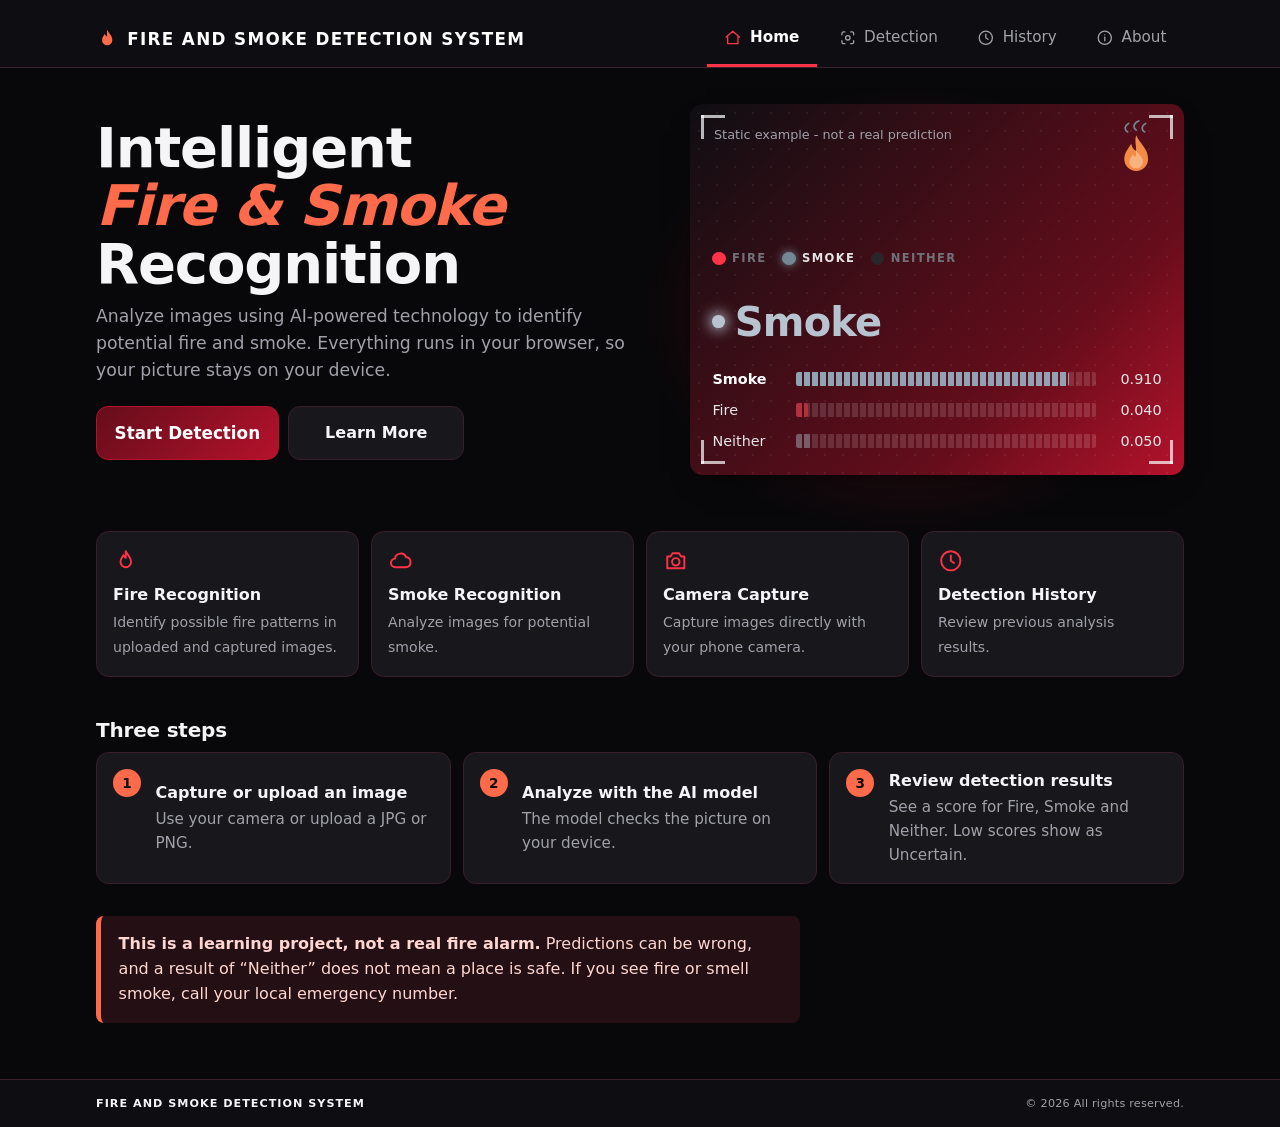
<file: website/index.html>
<!DOCTYPE html>
<html lang="en">
<head>
<meta charset="utf-8">
<meta name="viewport" content="width=device-width, initial-scale=1, viewport-fit=cover">
<meta name="theme-color" content="#08080A">
<title>Home - Fire and Smoke Recognition</title>
<link rel="icon" href="data:image/svg+xml,%3Csvg xmlns=%27http://www.w3.org/2000/svg%27 viewBox=%270 0 24 24%27%3E%3Crect width=%2724%27 height=%2724%27 rx=%275%27 fill=%27%2308080A%27/%3E%3Cpath d=%27M12 3c1.4 3.6 5 5.4 5 10a5 5 0 0 1-10 0c0-2.8 1.6-4.2 2.7-6.2.7 1.8 1.5 2.5 2.3 2.5 0-2.2-.5-4 0-6.3z%27 fill=%27%23FF3347%27/%3E%3C/svg%3E">
<link rel="stylesheet" href="assets/css/style.css">
<link rel="stylesheet" href="assets/css/detection.css">
<link rel="stylesheet" href="assets/css/responsive.css">
</head>
<body>
<a class="skip" href="#main">Skip to content</a>
<header class="site-header"><p class="brand"><svg class="mark" viewBox="0 0 24 24" aria-hidden="true"><path d="M12 2c1.6 4 5.5 6 5.5 11a5.5 5.5 0 0 1-11 0c0-3 1.8-4.6 3-6.8.8 2 1.6 2.8 2.5 2.8 0-2.4-.6-4.4 0-7z" fill="currentColor"/></svg>FIRE AND SMOKE DETECTION SYSTEM</p>
<nav><a href="index.html" aria-current="page"><svg class="ico" viewBox="0 0 24 24" fill="none" stroke="currentColor" stroke-width="1.8" stroke-linecap="round" stroke-linejoin="round" aria-hidden="true"><path d="M3 11l9-8 9 8M5 10v10h14V10"/></svg>Home</a><a href="pages/detection.html"><svg class="ico" viewBox="0 0 24 24" fill="none" stroke="currentColor" stroke-width="1.8" stroke-linecap="round" stroke-linejoin="round" aria-hidden="true"><path d="M4 8V6a2 2 0 0 1 2-2h2M16 4h2a2 2 0 0 1 2 2v2M20 16v2a2 2 0 0 1-2 2h-2M8 20H6a2 2 0 0 1-2-2v-2"/><circle cx="12" cy="12" r="3"/></svg>Detection</a><a href="pages/history.html"><svg class="ico" viewBox="0 0 24 24" fill="none" stroke="currentColor" stroke-width="1.8" stroke-linecap="round" stroke-linejoin="round" aria-hidden="true"><circle cx="12" cy="12" r="9"/><path d="M12 7v5l3 2"/></svg>History</a><a href="pages/about.html"><svg class="ico" viewBox="0 0 24 24" fill="none" stroke="currentColor" stroke-width="1.8" stroke-linecap="round" stroke-linejoin="round" aria-hidden="true"><circle cx="12" cy="12" r="9"/><path d="M12 11v5M12 8h.01"/></svg>About</a></nav></header>
<main id="main">
<section class="hero">
  <div class="hero-copy">
    <h1>Intelligent <em>Fire &amp; Smoke</em> Recognition</h1>
    <p>Analyze images using AI-powered technology to identify potential fire and smoke. Everything runs in your browser, so your picture stays on your device.</p>
    <div class="hero-actions">
      <a class="btn primary" href="pages/detection.html">Start Detection</a>
      <a class="btn" href="pages/about.html">Learn More</a>
    </div>
  </div>
  <div class="demo" aria-hidden="true">
    <p class="demo-tag">Static example - not a real prediction</p><svg class="art" viewBox="0 0 64 64" aria-hidden="true"><path d="M22 14c-5-3-3-8 1-10M32 12c-5-4-2-9 3-11M42 14c-5-3-3-8 1-10" fill="none" stroke="#748794" stroke-width="2" stroke-linecap="round"/><path d="M32 18c4 10 14 15 14 28a14 14 0 0 1-28 0c0-8 5-12 8-18 2 6 4 8 6 8 0-6-2-12 0-18z" fill="#F18B45"/><path d="M32 36c3 5 8 8 8 13a8 8 0 0 1-16 0c0-4 3-6 4-9 1 2 2 3 4 3 0-3-1-5 0-7z" fill="#F7B27F"/></svg>
    <div class="leds"><span class="led fire" style="--c:#FF3347">Fire</span><span class="led on" style="--c:#748794">Smoke</span><span class="led" style="--c:#B9B3A6">Neither</span></div>
    <p class="demo-word">Smoke</p>
    <div class="bar is-top" data-class="smoke"><span class="bar-name">Smoke</span><span class="bar-track"><i style="--w:91%"></i></span><span class="bar-val">0.910</span></div>
    <div class="bar" data-class="fire"><span class="bar-name">Fire</span><span class="bar-track"><i style="--w:4%"></i></span><span class="bar-val">0.040</span></div>
    <div class="bar" data-class="neither"><span class="bar-name">Neither</span><span class="bar-track"><i style="--w:5%"></i></span><span class="bar-val">0.050</span></div>
  </div>
</section>
<section class="features" aria-label="Features">
  <div><svg class="ico" viewBox="0 0 24 24" fill="none" stroke="currentColor" stroke-width="1.8" stroke-linecap="round" stroke-linejoin="round" aria-hidden="true"><path d="M12 3c1.5 4 5 5.5 5 10a5 5 0 0 1-10 0c0-3 1.7-4.3 2.8-6.3.7 1.8 1.4 2.4 2.2 2.4 0-2.2-.4-4 0-6.1z"/></svg><strong>Fire Recognition</strong><span>Identify possible fire patterns in uploaded and captured images.</span></div>
  <div><svg class="ico" viewBox="0 0 24 24" fill="none" stroke="currentColor" stroke-width="1.8" stroke-linecap="round" stroke-linejoin="round" aria-hidden="true"><path d="M7 18a4 4 0 0 1-.5-8A5.5 5.5 0 0 1 17 8.5a4.8 4.8 0 0 1 0 9.5z"/></svg><strong>Smoke Recognition</strong><span>Analyze images for potential smoke.</span></div>
  <div><svg class="ico" viewBox="0 0 24 24" fill="none" stroke="currentColor" stroke-width="1.8" stroke-linecap="round" stroke-linejoin="round" aria-hidden="true"><path d="M4 8h3l2-3h6l2 3h3v11H4z"/><circle cx="12" cy="13" r="3.5"/></svg><strong>Camera Capture</strong><span>Capture images directly with your phone camera.</span></div>
  <div><svg class="ico" viewBox="0 0 24 24" fill="none" stroke="currentColor" stroke-width="1.8" stroke-linecap="round" stroke-linejoin="round" aria-hidden="true"><circle cx="12" cy="12" r="9"/><path d="M12 7v5l3 2"/></svg><strong>Detection History</strong><span>Review previous analysis results.</span></div>
</section>
<section class="how">
  <h2>Three steps</h2>
  <ol class="how-list">
    <li><strong>Capture or upload an image</strong><span>Use your camera or upload a JPG or PNG.</span></li>
    <li><strong>Analyze with the AI model</strong><span>The model checks the picture on your device.</span></li>
    <li><strong>Review detection results</strong><span>See a score for Fire, Smoke and Neither. Low scores show as Uncertain.</span></li>
  </ol>
</section>
<p class="callout"><strong>This is a learning project, not a real fire alarm.</strong> Predictions can be wrong, and a result of &ldquo;Neither&rdquo; does not mean a place is safe. If you see fire or smell smoke, call your local emergency number.</p>
</main>
<footer class="site-footer">
  <div class="footer-inner">
    <p class="footer-name">Fire and Smoke Detection System</p>
    <p class="footer-copy">&copy; <span id="footer-year">2026</span><span class="footer-rights"> All rights reserved.</span></p>
  </div>
</footer>
<script src="assets/js/footer.js"></script>
</body>
</html>
</file>
<file: website/assets/css/style.css>
/* style.css - tokens, base, header, buttons, landing page, text pages, history. */
:root{
  color-scheme:dark;
  --paper:#08080A;--card:#17171C;--card2:#242026;--ink:#F5F5F7;--muted:#A1A1AA;--line:#3A2028;
  --night:#0E0E12;--stage:#050507;--amber:#FF6B4A;
  --primary:#B5122B;--primary-dark:#650D1B;--link:#F5F5F7;--ember:#FF6B4A;--ember-text:#FF6B4A;
  --fire:#FF3347;--smoke:#8FA3B5;--neither:#8A8A93;--unsure:#FF6B4A;--ok:#2f9e5b;
  --warn-bg:#241014;--warn-ink:#FFD6D0;--warn-line:#650D1B;
  --serif:Inter,Manrope,"Segoe UI",system-ui,sans-serif;
  --radius:.8rem;--wrap:68rem;--gutter:max(1rem,calc((100% - var(--wrap)) / 2));
  --shadow:0 12px 30px -16px rgba(0,0,0,.8);
}
*{box-sizing:border-box}
html{-webkit-text-size-adjust:100%;scroll-padding-top:5rem}
body{margin:0;min-height:100dvh;display:flex;flex-direction:column;font:16px/1.55 Inter,Manrope,"Avenir Next","Segoe UI Variable","Segoe UI",system-ui,-apple-system,Roboto,sans-serif;background:var(--paper);color:var(--ink);-webkit-tap-highlight-color:transparent}
[hidden]{display:none!important}
:focus-visible{outline:3px solid #7fb3e6;outline-offset:2px}

/* Type */
h1{margin:0 0 .6rem;font-family:var(--serif);font-size:clamp(2.1rem,7vw,3.5rem);line-height:1.04;font-weight:700;letter-spacing:-.02em;text-wrap:balance}
h2{margin:0 0 .6rem;font-family:var(--serif);font-size:1.25rem;line-height:1.3;font-weight:700;letter-spacing:-.01em}
.page-title{font-size:clamp(1.7rem,5vw,2.3rem)}
.lede{margin:0 0 1.5rem;max-width:38rem;color:var(--muted);font-size:1.05rem}

/* Header */
.site-header{position:sticky;top:0;z-index:20;display:flex;flex-wrap:wrap;align-items:center;justify-content:space-between;gap:0 1.5rem;padding:calc(.7rem + env(safe-area-inset-top)) var(--gutter) 0;background:var(--night);color:#fff}
.brand{display:flex;align-items:center;gap:.55rem;margin:0 0 .5rem;font-size:1.05rem;font-weight:700;letter-spacing:-.005em}
.mark{width:1.4rem;height:1.4rem;color:var(--amber);flex:none}
nav{flex:1 1 100%;display:flex;gap:.25rem}
nav a{flex:1;display:flex;align-items:center;justify-content:center;min-height:2.75rem;color:#A1A1AA;text-decoration:none;font-size:.95rem;border-bottom:3px solid transparent;transition:color .15s}
nav a:hover{color:#fff}
nav a[aria-current="page"]{color:#fff;font-weight:600;border-bottom-color:var(--amber)}

main{flex:1;width:100%;padding:1.5rem var(--gutter) 2.5rem}

/* Buttons (real buttons and link buttons) */
button,.btn{display:inline-flex;align-items:center;justify-content:center;gap:.5rem;width:100%;min-height:3rem;padding:.5rem 1.1rem;font:inherit;font-weight:600;color:var(--link);text-decoration:none;background:var(--card);border:1.5px solid var(--line);border-radius:.75rem;cursor:pointer;touch-action:manipulation;transition:background .15s,border-color .15s,transform .1s}
button:hover:not(:disabled),.btn:hover{border-color:var(--link);background:color-mix(in srgb,var(--link) 8%,var(--card))}
button.primary,.btn.primary{min-height:3.4rem;font-size:1.05rem;color:#fff;background:var(--primary);border-color:var(--primary)}
button.primary:hover:not(:disabled),.btn.primary:hover{background:var(--primary-dark);border-color:var(--primary-dark)}
button:active:not(:disabled),.btn:active{transform:scale(.98)}
button:disabled{opacity:.4;cursor:not-allowed}

/* Landing page */
.hero{display:grid;gap:1.75rem;align-items:center;margin:0 0 2.5rem}
.hero h1 em{color:var(--ember-text)}
.art{position:absolute;top:1rem;right:1.3rem;width:3.4rem;height:3.4rem}
.hero-copy p{max-width:34rem;margin:0 0 1.4rem;color:var(--muted);font-size:1.08rem}
.hero-actions{display:grid;gap:.6rem}
.demo{position:relative;display:grid;align-content:end;gap:.55rem;aspect-ratio:4/3;padding:1.4rem;border-radius:var(--radius);color:#F5F5F7;background:radial-gradient(rgba(255,255,255,.07) 1px,transparent 1.5px) 0 0/18px 18px,var(--stage);box-shadow:var(--shadow)}
.demo-tag{position:absolute;top:1.3rem;left:1.5rem;margin:0;font-size:.8rem;color:#A1A1AA}
.demo-word{display:flex;align-items:center;gap:.6rem;margin:0 0 .4rem;font-family:var(--serif);font-size:clamp(1.8rem,7vw,2.5rem);font-weight:800;letter-spacing:-.02em;color:#B7C4D0}
.demo-word::before{content:"";width:.8rem;height:.8rem;border-radius:50%;background:currentColor;box-shadow:0 0 14px 2px currentColor}
.how{margin:0 0 2rem}
.how-list{list-style:none;margin:0;padding:0;display:grid;gap:.75rem;counter-reset:s}
.how-list li{display:grid;grid-template-columns:auto 1fr;gap:.15rem .9rem;padding:1rem;background:var(--card);border:1px solid var(--line);border-radius:var(--radius)}
.how-list li::before{counter-increment:s;content:counter(s);grid-row:span 2;display:grid;place-items:center;width:1.75rem;height:1.75rem;border-radius:50%;background:var(--ember);color:var(--night);font-size:.85rem;font-weight:700}
.how-list strong{align-self:end}
.how-list span{color:var(--muted);font-size:.95rem}
.callout{max-width:44rem;padding:1rem 1.1rem;border-left:5px solid var(--amber);border-radius:.5rem;background:var(--warn-bg);color:var(--warn-ink)}
.callout p{margin:0}

/* Text pages */
.prose{max-width:44rem}
.prose h2{margin-top:2rem}.prose h2:first-child,.prose .page-title+h2{margin-top:0}
.prose p{margin:0 0 .85rem}
.todo{padding:.6rem .8rem;border-left:4px solid var(--amber);background:var(--warn-bg);color:var(--warn-ink);border-radius:.4rem}
.credit{padding:.6rem .8rem;border-left:4px solid var(--amber);background:var(--warn-bg);color:var(--warn-ink);border-radius:.4rem;margin:0 0 .85rem}
.credit p{margin:0 0 .7rem}
.credit p:last-child{margin-bottom:0}
.credit a{color:#fff;text-decoration:underline;text-underline-offset:2px}
.credit strong{color:#fff}

/* Footer notice */

/* History */
.history-list{list-style:none;margin:1rem 0;padding:0;display:grid;gap:.6rem}
.history-item{display:grid;grid-template-columns:1fr auto;align-items:baseline;gap:.1rem .75rem;padding:.75rem 1rem;background:var(--card);border:1px solid var(--line);border-left:6px solid var(--neither);border-radius:.6rem}
.history-item strong{font-size:1.1rem}
.history-item.is-fire{border-left-color:var(--fire)}.history-item.is-smoke{border-left-color:var(--smoke)}.history-item.is-uncertain{border-left-color:var(--unsure)}
.history-item span{text-align:right;color:var(--muted);font-size:.9rem;font-variant-numeric:tabular-nums}
.history-item time{grid-column:1/-1;color:var(--muted);font-size:.8rem}
.history-empty{padding:1.25rem;border:1.5px dashed var(--line);border-radius:var(--radius);color:var(--muted);text-align:center}
#btn-clear-history{width:auto;min-width:10rem}

/* Polish: skip link, page fade-in, hero glow, key points, tips */
.skip{position:absolute;left:-999px;top:0;z-index:50;padding:.6rem 1rem;background:var(--amber);color:var(--night);font-weight:700;border-radius:0 0 .5rem 0}
.skip:focus{left:0}
main{animation:fade .4s ease both}
@keyframes fade{from{opacity:0;transform:translateY(6px)}}
@media (prefers-reduced-motion:reduce){main{animation:none}}
.hero{position:relative}
.hero::before{content:"";position:absolute;z-index:-1;top:-1rem;right:0;width:34rem;max-width:100%;height:28rem;background:radial-gradient(closest-side,rgba(181,18,43,.38),transparent);pointer-events:none}
.facts{display:grid;gap:.9rem;margin:0 0 2.5rem}
.facts div{display:grid;gap:.1rem;padding:.2rem 0 .2rem 1rem;border-left:3px solid var(--amber)}
.facts strong{font-family:var(--serif);font-size:1.15rem}
.facts span{color:var(--muted);font-size:.92rem}
.tips{margin:.9rem 0 0;padding:.8rem 1rem .8rem 2.2rem;border-radius:.5rem;background:color-mix(in srgb,var(--amber) 12%,var(--card));color:var(--muted);font-size:.88rem}
.tips li+li{margin-top:.2rem}
.btn.primary:hover,button.primary:hover:not(:disabled){box-shadow:0 8px 18px -8px rgba(20,28,37,.55)}

/* Phone: app-style bottom tab bar and compact header */
body{padding-bottom:calc(3.5rem + env(safe-area-inset-bottom))}
.site-header{padding-bottom:.7rem}
.brand{margin:0}
nav{position:fixed;left:0;right:0;bottom:0;z-index:30;flex:none;padding-bottom:env(safe-area-inset-bottom);background:var(--night);border-top:1px solid rgba(255,255,255,.12)}
nav a{min-height:3.5rem;border-bottom:0;border-top:3px solid transparent;font-size:.8rem}
nav a[aria-current="page"]{border-top-color:var(--amber)}

/* Black and red components */
.site-header{background:var(--night);border-bottom:1px solid var(--line)}
.brand{font-weight:800;letter-spacing:.08em}
.demo{background:radial-gradient(rgba(255,255,255,.06) 1px,transparent 1.5px) 0 0/18px 18px,linear-gradient(135deg,#0E0E12 0%,#650D1B 70%,#B5122B 100%)}
button.primary,.btn.primary{background:linear-gradient(135deg,var(--primary-dark),var(--primary));border-color:var(--primary)}
button.primary:hover:not(:disabled),.btn.primary:hover{background:linear-gradient(135deg,var(--primary),#D41A36);border-color:var(--fire)}
nav{background:rgba(14,14,18,.96);border-top-color:var(--line)}
nav a{flex-direction:column;gap:.2rem;font-size:.72rem}
nav .ico{width:1.35rem;height:1.35rem}
nav a[aria-current="page"]{border-top-color:var(--fire)}
nav a[aria-current="page"] .ico{color:var(--fire)}
.features{display:grid;gap:.75rem;grid-template-columns:repeat(auto-fit,minmax(9.5rem,1fr));margin:0 0 2.5rem}
.features div{padding:1rem;background:var(--card);border:1px solid var(--line);border-radius:var(--radius)}
.features svg{display:block;width:1.6rem;height:1.6rem;margin-bottom:.6rem;color:var(--fire)}
.features strong{display:block;margin-bottom:.15rem}
.features span{color:var(--muted);font-size:.88rem}
.hist-tools{display:grid;gap:.5rem;margin:1rem 0}
input,select{min-height:3rem;padding:.5rem .9rem;font:inherit;color:var(--ink);background:var(--card);border:1.5px solid var(--line);border-radius:.75rem}
input:focus,select:focus{outline:none;border-color:var(--fire);box-shadow:0 0 0 3px rgba(255,51,71,.25)}
.leds{flex-wrap:wrap}

/* Site footer: one balanced row - tracked wordmark on the left, copyright on the right */
.site-footer{margin-top:auto;border-top:1px solid var(--line);background:var(--night);color:var(--muted)}
.footer-inner{display:flex;flex-wrap:wrap;align-items:center;justify-content:space-between;gap:.15rem 1rem;padding:.85rem var(--gutter);font-size:.7rem;line-height:1.4}
.footer-inner p{margin:0}
.footer-name{font-weight:600;letter-spacing:.09em;text-transform:uppercase;color:var(--ink)}
.footer-copy{letter-spacing:.02em}
.footer-rights{display:none}
@media (min-width:40rem){.footer-rights{display:inline}.footer-inner{padding-block:1rem}}
</file>
<file: website/assets/css/detection.css>
/* detection.css - the detector: status pill, viewfinder, controls, result panel. */
.model-status{display:inline-flex;align-items:center;gap:.5rem;margin:0 0 1.25rem;padding:.3rem .8rem;font-size:.85rem;color:var(--muted);background:var(--card);border:1px solid var(--line);border-radius:99px}
.model-status::before{content:"";width:.55rem;height:.55rem;border-radius:50%;background:#9aa7b3;flex:none}
.model-status[data-tone="ok"]{color:var(--ink)}.model-status[data-tone="ok"]::before{background:var(--ok)}
.model-status[data-tone="bad"]{color:var(--fire)}.model-status[data-tone="bad"]::before{background:var(--fire)}

.model-bar{display:flex;flex-wrap:wrap;align-items:center;gap:.6rem;margin:0 0 1.25rem}
.model-bar .model-status{margin:0}
.retry{width:auto;min-height:2.2rem;padding:.2rem .95rem;font-size:.85rem;border-radius:.4rem}
.detector{display:grid;gap:1.25rem}
.step{margin:0}
.step h2{display:flex;align-items:center;gap:.6rem}
.n{display:inline-grid;place-items:center;width:1.6rem;height:1.6rem;border-radius:50%;background:var(--ember);color:var(--night);font-size:.82rem;font-weight:700;flex:none}
.capture{padding:1rem;background:var(--card);border:1px solid var(--line);border-radius:var(--radius);box-shadow:var(--shadow)}

/* Viewfinder */
.stage{position:relative;aspect-ratio:4/3;margin:0 0 .85rem;overflow:hidden;border-radius:.8rem;background:radial-gradient(rgba(255,255,255,.07) 1px,transparent 1.5px) 0 0/18px 18px,var(--stage)}
.stage::before,.demo::before{content:"";position:absolute;inset:.7rem;z-index:2;pointer-events:none;--c:rgba(255,255,255,.7);--t:3px;--l:1.5rem;
 background:linear-gradient(var(--c),var(--c)) top left/var(--l) var(--t),linear-gradient(var(--c),var(--c)) top left/var(--t) var(--l),
  linear-gradient(var(--c),var(--c)) top right/var(--l) var(--t),linear-gradient(var(--c),var(--c)) top right/var(--t) var(--l),
  linear-gradient(var(--c),var(--c)) bottom left/var(--l) var(--t),linear-gradient(var(--c),var(--c)) bottom left/var(--t) var(--l),
  linear-gradient(var(--c),var(--c)) bottom right/var(--l) var(--t),linear-gradient(var(--c),var(--c)) bottom right/var(--t) var(--l);
 background-repeat:no-repeat}
body[data-state="loading"] .stage::before{--c:var(--amber)}
.camera-box,.preview-area{position:absolute;inset:0;display:flex;align-items:center;justify-content:center}
.stage p{margin:0;padding:1.5rem;text-align:center;color:#A1A1AA;max-width:20rem}
.camera-box video,.preview-area img{width:100%;height:100%;object-fit:contain}
.stage:has(#camera-view:not([hidden])) #preview-area{display:none}
.stage:not(:has(#camera-view:not([hidden]))) #camera-box{display:none}
body[data-state="loading"] .stage::after{content:"";position:absolute;left:0;right:0;top:50%;z-index:3;height:3px;background:var(--amber);box-shadow:0 0 16px var(--amber);animation:scan 1.3s ease-in-out infinite alternate}
@keyframes scan{from{top:8%}to{top:92%}}
@media (prefers-reduced-motion:reduce){body[data-state="loading"] .stage::after{animation:none}}
.buttons{display:grid;grid-template-columns:1fr 1fr;gap:.5rem}
.buttons #btn-upload{grid-column:1/-1}

/* Result panel: a dark "annunciator" with one lamp that takes the result colour */
.reading{--lamp:#71717A;padding:1.25rem;border:1px solid var(--line);border-radius:var(--radius);background:linear-gradient(145deg,var(--night),var(--card));color:#F5F5F7;box-shadow:var(--shadow)}
.reading:has(.is-fire){--lamp:#FF3347}.reading:has(.is-smoke){--lamp:#8FA3B5}.reading:has(.is-neither){--lamp:#8A8A93}.reading:has(.is-uncertain){--lamp:#FF6B4A}
.reading .n{background:var(--amber);color:var(--night)}
.loading{margin:0 0 .4rem;color:#D4D4D8;font-style:italic}
.result-word{font-family:var(--serif);display:flex;align-items:center;gap:.7rem;margin:0;font-size:clamp(2rem,9vw,2.8rem);font-weight:700;line-height:1.1;letter-spacing:-.01em;color:#71717A}
.result-word::before{content:"";width:.85rem;height:.85rem;border-radius:50%;flex:none;border:2px solid currentColor}
.result-word[class*="is-"]{color:color-mix(in srgb,var(--lamp) 65%,#fff)}
.result-word[class*="is-"]::before{background:var(--lamp);border-color:var(--lamp);box-shadow:0 0 16px 3px var(--lamp)}
.result-score{margin:.5rem 0 0;white-space:pre-line;font-size:.85rem;color:#A1A1AA;font-variant-numeric:tabular-nums}
.banner{margin:1rem 0 0;padding:.8rem 1rem;border-left:4px solid var(--lamp);border-radius:.5rem;background:color-mix(in srgb,var(--lamp) 16%,transparent);color:#f1f5f8;font-weight:500}
.score-bars{display:grid;gap:.7rem;margin-top:1.25rem}
.bar{display:grid;grid-template-columns:4.5rem 1fr 3.4rem;align-items:center;gap:.7rem;font-size:.9rem;color:#E4E4E7}
.bar-track{position:relative;height:.8rem;border-radius:99px;background:rgba(255,255,255,.12)}
.bar-track i{position:absolute;inset:0 auto 0 0;width:var(--w);border-radius:inherit;opacity:.5;background:#8A8A93}
.bar[data-class="fire"] i{background:#FF3347}.bar[data-class="smoke"] i{background:#8FA3B5}
.bar.is-top i{opacity:1}.bar.is-top .bar-name{font-weight:700;color:#fff}
.bar-track::after{content:"";position:absolute;top:-.3rem;bottom:-.3rem;left:var(--thr);width:2px;background:#fff}
.bar-val{text-align:right;font-variant-numeric:tabular-nums}
.bar-note{margin:.2rem 0 0;font-size:.8rem;color:#A1A1AA}
.success-box{margin:0 0 1rem;padding:.8rem 1rem;border-left:4px solid var(--ok);border-radius:.5rem;background:rgba(47,158,91,.22);color:#DDF5E7;font-weight:500}
.reading{scroll-margin-top:5.5rem;scroll-margin-bottom:5rem}
.error-box{margin:1rem 0 0;padding:.8rem 1rem;border-left:4px solid #FF3347;border-radius:.5rem;background:rgba(255,51,71,.25);color:#FFE0E3;font-weight:500}

/* Demo bars on the landing page reuse .bar */
.demo .bar{color:#E4E4E7}.demo .bar-track::after{display:none}

/* Console look: status strip, segmented meters, alarm states */
.model-status{padding:.35rem .85rem;border-radius:.4rem;background:var(--night);border-color:var(--night);color:#E4E4E7;font-size:.8rem;letter-spacing:.02em}
.model-status::before{box-shadow:0 0 8px 1px var(--led,transparent)}
.model-status[data-tone="ok"]{--led:#2f9e5b;color:#E4E4E7}
.model-status[data-tone="bad"]{--led:#FF3347;color:#FF8A94}
.bar-track{height:.85rem;border-radius:2px;background:repeating-linear-gradient(90deg,rgba(255,255,255,.14) 0 6px,transparent 6px 8px)}
.bar-track i{border-radius:2px;-webkit-mask:repeating-linear-gradient(90deg,#000 0 6px,transparent 6px 8px);mask:repeating-linear-gradient(90deg,#000 0 6px,transparent 6px 8px)}
.reading::before{content:"STANDBY";display:block;width:max-content;margin:0 0 .9rem;padding:.15rem .6rem;border:1px solid #71717A;border-radius:.3rem;font-size:.7rem;font-weight:700;letter-spacing:.14em;color:#71717A}
.reading:has(.is-fire)::before{content:"FIRE ALARM";color:#fff;background:var(--lamp);border-color:var(--lamp)}
.reading:has(.is-smoke)::before{content:"SMOKE ALERT";color:var(--night);background:var(--lamp);border-color:var(--lamp)}
.reading:has(.is-neither)::before{content:"NONE DETECTED";color:#8A8A93;border-color:#8A8A93}
.reading:has(.is-uncertain)::before{content:"CHECK MANUALLY";color:var(--night);background:var(--lamp);border-color:var(--lamp)}
.reading:has(.is-fire){border-color:#FF3347;background:repeating-linear-gradient(135deg,#FF3347 0 10px,#0E0E12 10px 20px) top/100% 6px no-repeat,var(--night);animation:alarm 1.4s ease-in-out infinite}
.reading:has(.is-smoke){border-color:#8FA3B5}
@keyframes alarm{50%{box-shadow:0 0 0 3px rgba(255,51,71,.55),0 0 28px rgba(255,51,71,.45)}}
@media (prefers-reduced-motion:reduce){.reading:has(.is-fire){animation:none}}

/* Indicator lamps on the landing sample */
.leds{display:flex;gap:1rem;margin:0 0 .9rem;font-size:.72rem;font-weight:700;letter-spacing:.12em;text-transform:uppercase;color:#71717A}
.led{display:flex;align-items:center;gap:.4rem}
.led::before{content:"";width:.7rem;height:.7rem;border-radius:50%;background:#26262c;border:1px solid #3A2028}
.led.fire::before{background:var(--fire);border-color:var(--fire)}
.led.on{color:#E4E4E7}
.led.on::before{background:var(--c);border-color:var(--c);box-shadow:0 0 10px var(--c)}

.buttons #btn-upload{grid-column:auto}
.stage.drag{outline:2px dashed var(--fire);outline-offset:-6px}
</file>
<file: website/assets/css/responsive.css>
/* responsive.css - phone first. Wider screens get a header row, a hero and a two-column detector. */
@media (min-width:40rem){
  .site-header{padding-bottom:0}
  .brand{margin:0}
  nav{flex:0 0 auto}
  nav a{flex:none;padding:0 1.1rem;min-height:3.5rem}
  .hero-actions{display:flex}.hero-actions .btn{width:auto;min-width:11rem}
  .buttons{grid-template-columns:repeat(3,1fr)}.buttons #btn-upload{grid-column:auto}
}
@media (min-width:48rem){
  main{padding-top:2.25rem}
  .hero{grid-template-columns:1.05fr .95fr;gap:3rem;margin-bottom:3.5rem}
  .how-list{grid-template-columns:repeat(3,1fr)}
}
@media (min-width:56rem){
  .detector{grid-template-columns:minmax(0,1.15fr) minmax(0,.85fr);column-gap:2rem;align-items:start}
  .model-bar{grid-column:1/-1;justify-self:start;margin-bottom:0}
  .capture{grid-column:1;grid-row:2}
  .action{grid-column:1;grid-row:3}
  .reading{grid-column:2;grid-row:2/span 2;position:sticky;top:5.5rem;padding:1.5rem}
}
@media (min-width:48rem){.facts{grid-template-columns:repeat(3,1fr);gap:2rem}}
@media (min-width:40rem){
  body{padding-bottom:0}
  .site-header{padding-bottom:0}
  nav{position:static;padding:0;background:none;border-top:0}
  nav a{min-height:3.5rem;border-top:0;border-bottom:3px solid transparent;font-size:.95rem}
  nav a[aria-current="page"]{border-bottom-color:var(--amber)}
}
@media (min-width:40rem){
  nav a{flex-direction:row;gap:.5rem;font-size:.95rem}
  nav .ico{width:1.1rem;height:1.1rem}
  nav a[aria-current="page"]{border-top-color:transparent;border-bottom-color:var(--fire)}
  .hist-tools{grid-template-columns:1fr 12rem}
}
</file>
